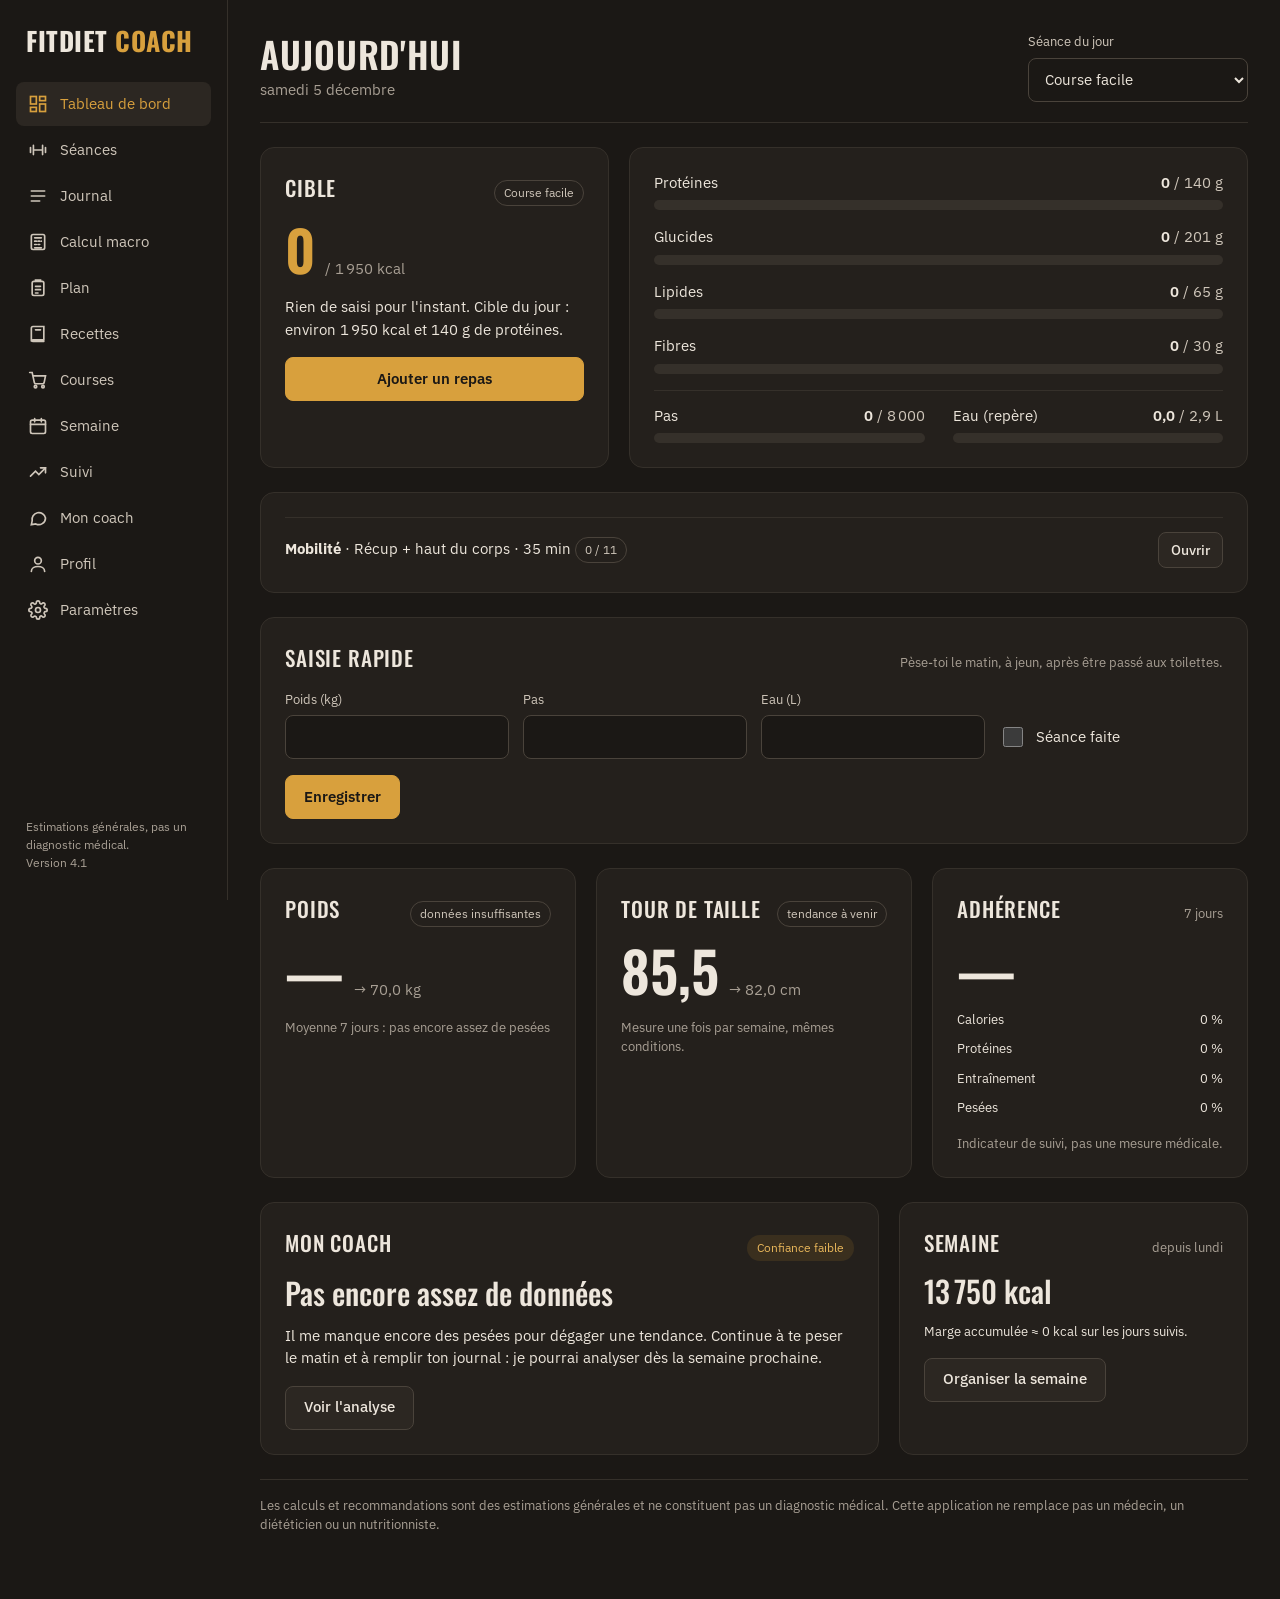
<file: index.html>
<!doctype html>
<html lang="fr">
<head>
<meta charset="utf-8">
<meta name="viewport" content="width=device-width, initial-scale=1, viewport-fit=cover">
<title>FitDiet Coach</title>
<link rel="icon" href="data:image/svg+xml,%3Csvg xmlns='http://www.w3.org/2000/svg' viewBox='0 0 32 32'%3E%3Crect width='32' height='32' rx='7' fill='%231B1815'/%3E%3Cpath d='M9 22V10h10M9 16h7' stroke='%23D8A03D' stroke-width='3.2' fill='none' stroke-linecap='round'/%3E%3C/svg%3E">
<link rel="preconnect" href="https://fonts.googleapis.com">
<link rel="preconnect" href="https://fonts.gstatic.com" crossorigin>
<link href="https://fonts.googleapis.com/css2?family=Oswald:wght@500;600;700&family=IBM+Plex+Sans:wght@400;500;600&family=IBM+Plex+Mono:wght@400;500&display=swap" rel="stylesheet">
<link rel="stylesheet" href="css/style.css?v=4.1">
</head>
<body data-version="4.1">
<div class="app">
  <aside class="sidebar">
    <div class="brand">FitDiet <span>Coach</span></div>
    <nav class="nav" aria-label="Navigation principale">
      <a href="#/tableau"><svg viewBox="0 0 24 24" fill="none" stroke="currentColor" stroke-width="2" stroke-linecap="round" aria-hidden="true"><rect x="3" y="3" width="7" height="9"/><rect x="14" y="3" width="7" height="5"/><rect x="14" y="12" width="7" height="9"/><rect x="3" y="16" width="7" height="5"/></svg>Tableau de bord</a>
      <a href="#/seances"><svg viewBox="0 0 24 24" fill="none" stroke="currentColor" stroke-width="2" stroke-linecap="round" aria-hidden="true"><path d="M6.5 6.5v11M17.5 6.5v11M3 9v6M21 9v6M6.5 12h11"/></svg>Séances</a>
      <a href="#/journal"><svg viewBox="0 0 24 24" fill="none" stroke="currentColor" stroke-width="2" stroke-linecap="round" aria-hidden="true"><path d="M4 6h16M4 12h16M4 18h10"/></svg>Journal</a>
      <a href="#/macros"><svg viewBox="0 0 24 24" fill="none" stroke="currentColor" stroke-width="2" stroke-linecap="round" aria-hidden="true"><rect x="4" y="3" width="16" height="18" rx="2"/><path d="M8 7h8M8 11h2M12 11h2M16 11h0M8 15h2M12 15h2M8 19h8"/></svg>Calcul macro</a>
      <a href="#/plan"><svg viewBox="0 0 24 24" fill="none" stroke="currentColor" stroke-width="2" stroke-linecap="round" aria-hidden="true"><rect x="5" y="4" width="14" height="17" rx="2"/><path d="M9 4V2.5h6V4M9 10h6M9 14h6M9 18h3"/></svg>Plan</a>
      <a href="#/recettes"><svg viewBox="0 0 24 24" fill="none" stroke="currentColor" stroke-width="2" stroke-linecap="round" aria-hidden="true"><path d="M4 19V5a2 2 0 0 1 2-2h13v16H6a2 2 0 0 0-2 2zM4 19a2 2 0 0 0 2 2h13"/><path d="M9 7h6"/></svg>Recettes</a>
      <a href="#/courses"><svg viewBox="0 0 24 24" fill="none" stroke="currentColor" stroke-width="2" stroke-linecap="round" aria-hidden="true"><circle cx="9" cy="20" r="1.5"/><circle cx="18" cy="20" r="1.5"/><path d="M2 3h3l2.7 12.4a1.5 1.5 0 0 0 1.5 1.1h8.6a1.5 1.5 0 0 0 1.5-1.1L21 7H6"/></svg>Courses</a>
      <a href="#/semaine"><svg viewBox="0 0 24 24" fill="none" stroke="currentColor" stroke-width="2" stroke-linecap="round" aria-hidden="true"><rect x="3" y="5" width="18" height="16" rx="2"/><path d="M3 10h18M8 3v4M16 3v4"/></svg>Semaine</a>
      <a href="#/suivi"><svg viewBox="0 0 24 24" fill="none" stroke="currentColor" stroke-width="2" stroke-linecap="round" aria-hidden="true"><path d="M3 17l6-6 4 4 8-8"/><path d="M15 7h6v6"/></svg>Suivi</a>
      <a href="#/coach"><svg viewBox="0 0 24 24" fill="none" stroke="currentColor" stroke-width="2" stroke-linecap="round" aria-hidden="true"><path d="M21 12a8 8 0 0 1-11.6 7.1L4 20l1-4.6A8 8 0 1 1 21 12z"/></svg>Mon coach</a>
      <a href="#/profil"><svg viewBox="0 0 24 24" fill="none" stroke="currentColor" stroke-width="2" stroke-linecap="round" aria-hidden="true"><circle cx="12" cy="8" r="4"/><path d="M4 21c0-4 4-6 8-6s8 2 8 6"/></svg>Profil</a>
      <a href="#/parametres"><svg viewBox="0 0 24 24" fill="none" stroke="currentColor" stroke-width="2" stroke-linecap="round" aria-hidden="true"><circle cx="12" cy="12" r="3"/><path d="M19.4 15a1.7 1.7 0 0 0 .3 1.8l.1.1a2 2 0 1 1-2.8 2.8l-.1-.1a1.7 1.7 0 0 0-1.8-.3 1.7 1.7 0 0 0-1 1.5V21a2 2 0 1 1-4 0v-.1a1.7 1.7 0 0 0-1.1-1.5 1.7 1.7 0 0 0-1.8.3l-.1.1a2 2 0 1 1-2.8-2.8l.1-.1a1.7 1.7 0 0 0 .3-1.8 1.7 1.7 0 0 0-1.5-1H3a2 2 0 1 1 0-4h.1a1.7 1.7 0 0 0 1.5-1.1 1.7 1.7 0 0 0-.3-1.8l-.1-.1a2 2 0 1 1 2.8-2.8l.1.1a1.7 1.7 0 0 0 1.8.3H9a1.7 1.7 0 0 0 1-1.5V3a2 2 0 1 1 4 0v.1a1.7 1.7 0 0 0 1 1.5 1.7 1.7 0 0 0 1.8-.3l.1-.1a2 2 0 1 1 2.8 2.8l-.1.1a1.7 1.7 0 0 0-.3 1.8V9a1.7 1.7 0 0 0 1.5 1H21a2 2 0 1 1 0 4h-.1a1.7 1.7 0 0 0-1.5 1z"/></svg>Paramètres</a>
    </nav>
    <p class="disclaimer">Estimations générales, pas un diagnostic médical.<br>Version 4.1</p>
  </aside>
  <main class="main" id="view" tabindex="-1"></main>
</div>
<div class="toast" id="toast" role="status" aria-live="polite"></div>

<!-- Scripts classiques (pas de modules) : l'app fonctionne en ouvrant index.html directement -->
<script src="js/utils.js?v=4.1"></script>
<script src="data/foods.js?v=4.1"></script>
<script src="data/recipes.js?v=4.1"></script>
<script src="data/prices.js?v=4.1"></script>
<script src="data/ciqual.js?v=4.1"></script>
<script src="data/ciqual-links.js?v=4.1"></script>
<script src="js/storage.js?v=4.1"></script>
<script src="js/calculations.js?v=4.1"></script>
<script src="js/foods.js?v=4.1"></script>
<script src="js/nutrition.js?v=4.1"></script>
<script src="js/tracking.js?v=4.1"></script>
<script src="js/trends.js?v=4.1"></script>
<script src="js/adherence.js?v=4.1"></script>
<script src="js/coachEngine.js?v=4.1"></script>
<script src="js/decisionHistory.js?v=4.1"></script>
<script src="js/recipes.js?v=4.1"></script>
<script src="js/recipeArt.js?v=4.1"></script>
<script src="js/planner.js?v=4.1"></script>
<script src="js/shopping.js?v=4.1"></script>
<script src="js/ciqual.js?v=4.1"></script>
<script src="js/prices.js?v=4.1"></script>
<script src="js/scanner.js?v=4.1"></script>
<script src="js/photos.js?v=4.1"></script>
<script src="js/sync.js?v=4.1"></script>
<script src="js/charts.js?v=4.1"></script>
<script src="js/api.js?v=4.1"></script>
<script src="data/exercises.js?v=4.1"></script>
<script src="data/mobility.js?v=4.1"></script>
<script src="js/training.js?v=4.1"></script>
<script src="js/mobility.js?v=4.1"></script>
<script src="js/trainingView.js?v=4.1"></script>
<script src="js/app.js?v=4.1"></script>
</body>
</html>
</file>
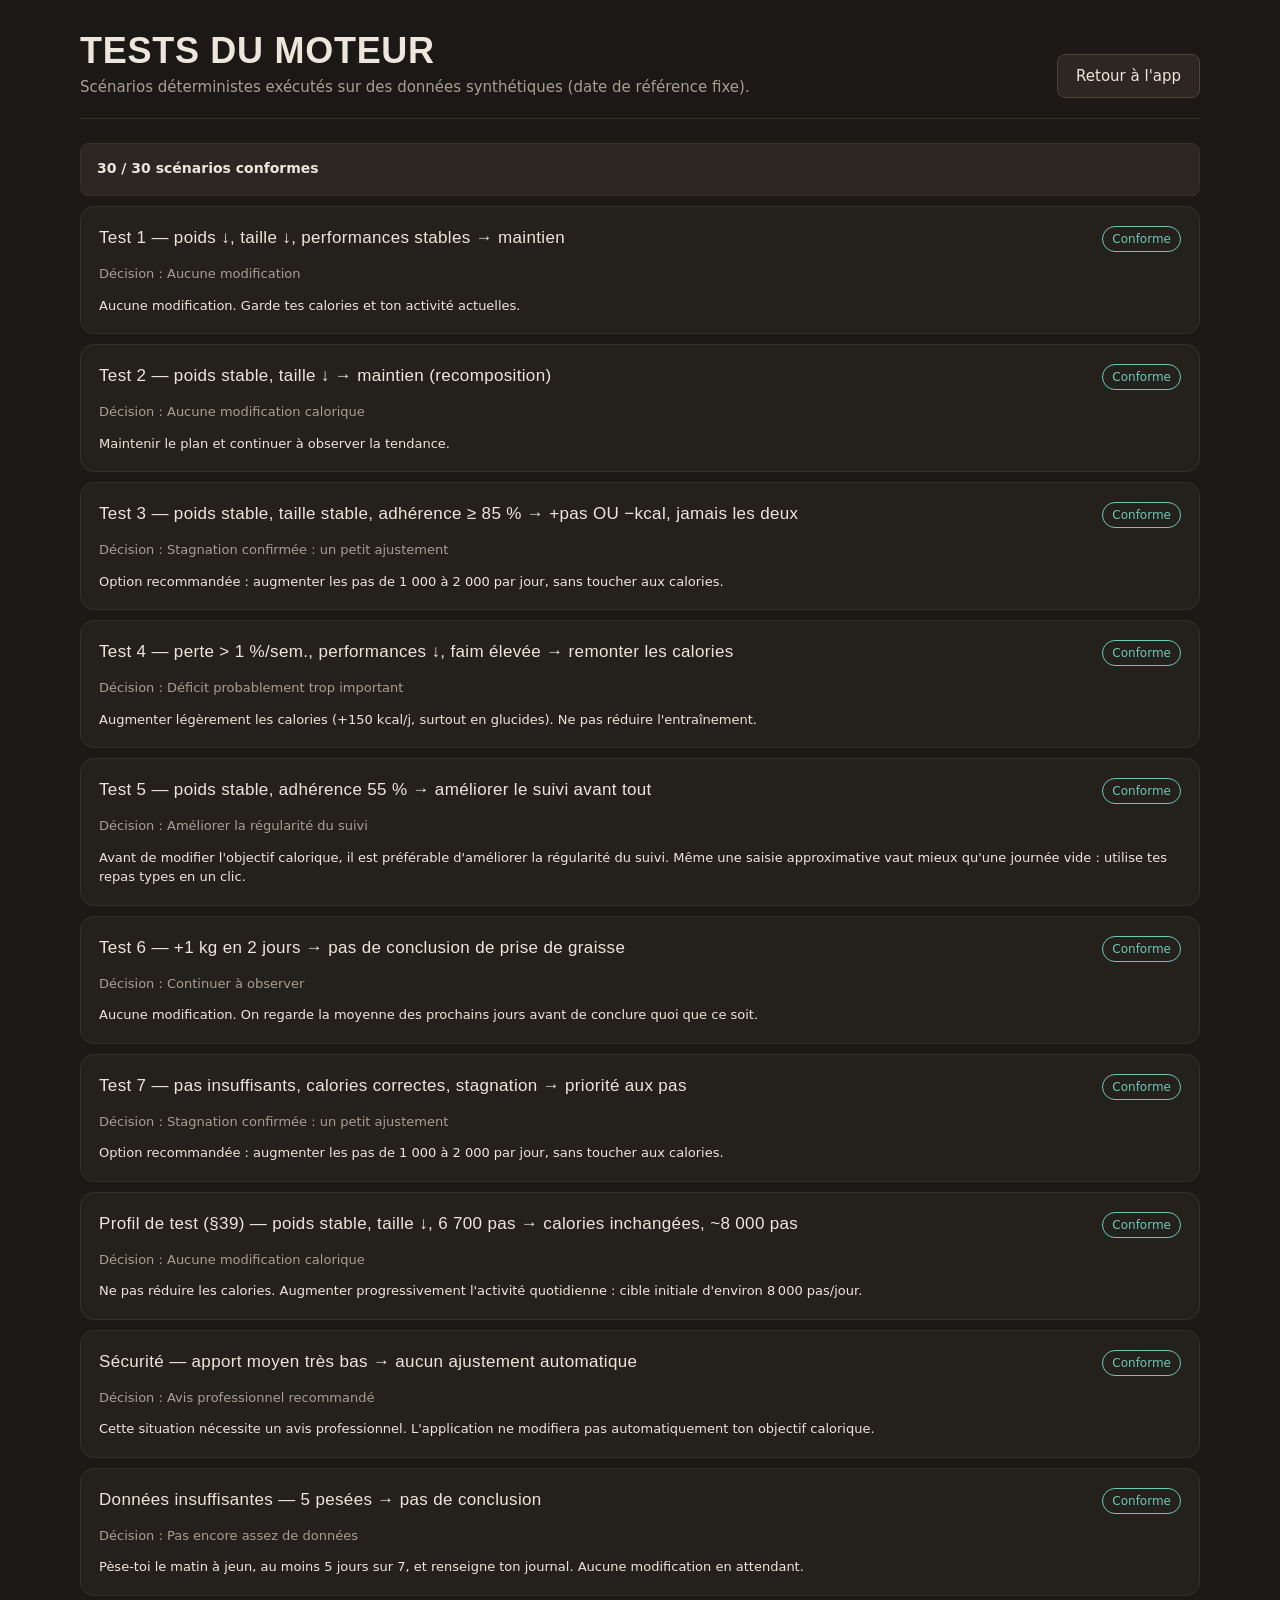
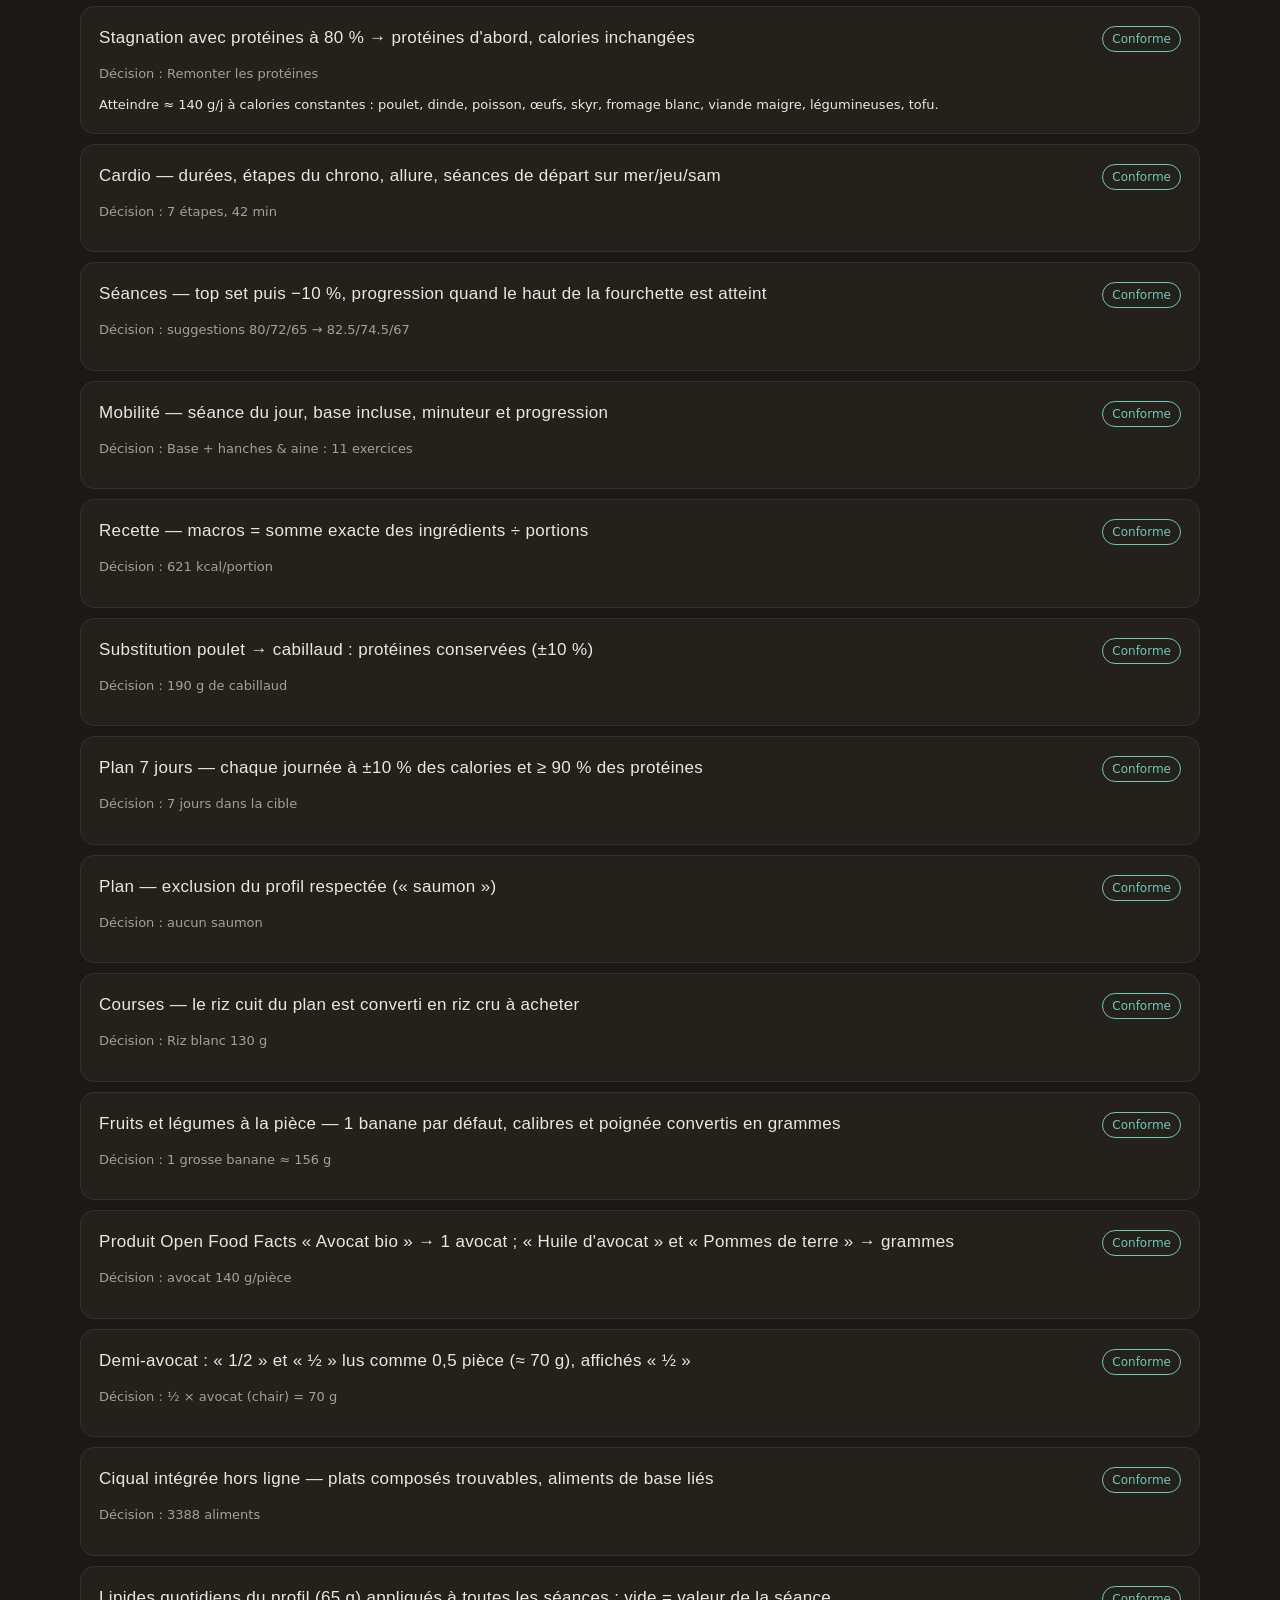
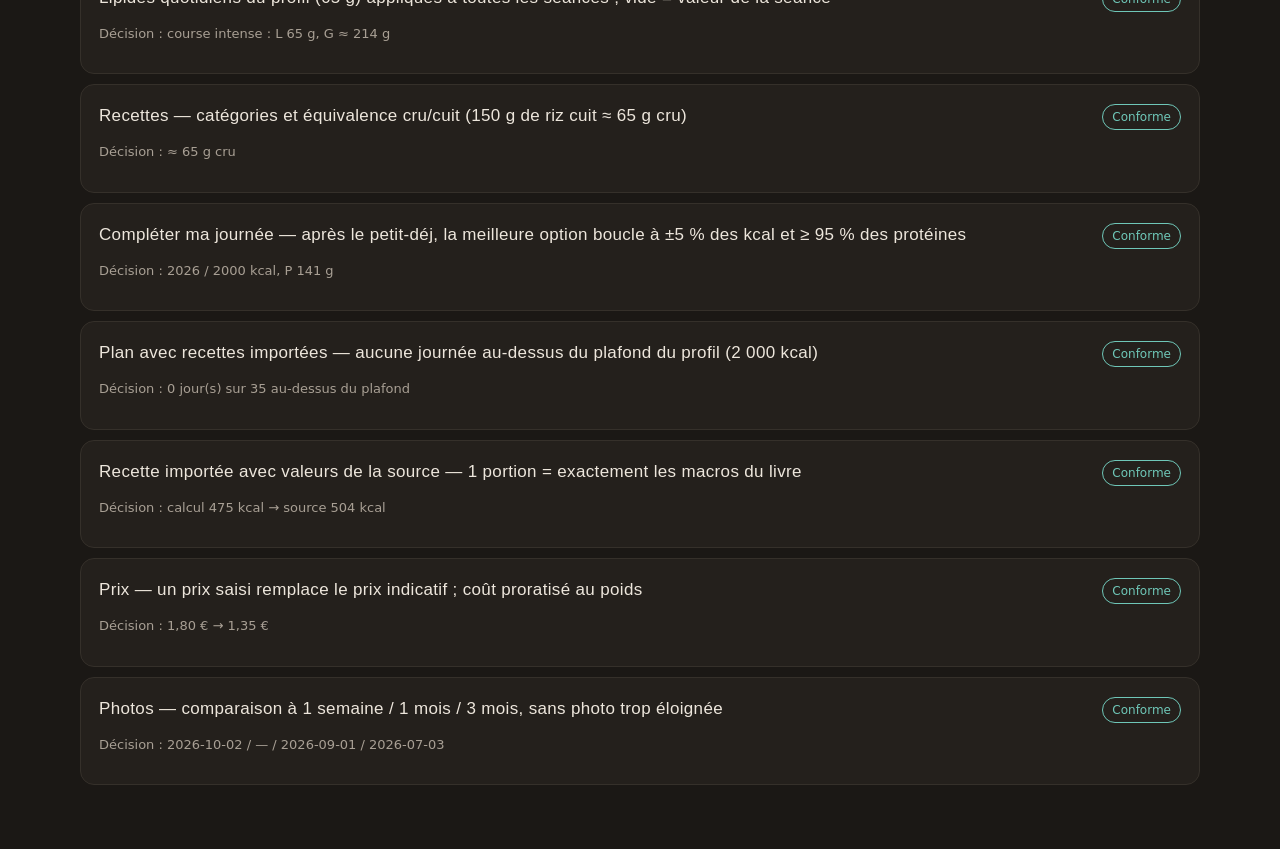
<file: tests.html>
<!doctype html>
<html lang="fr">
<head>
<meta charset="utf-8">
<meta name="viewport" content="width=device-width, initial-scale=1">
<title>FitDiet Coach — tests du moteur</title>
<link rel="stylesheet" href="css/style.css">
</head>
<body>
<main class="main"><div class="container">
  <div class="page-head"><div><h1>Tests du moteur</h1><p class="sub">Scénarios déterministes exécutés sur des données synthétiques (date de référence fixe).</p></div><a class="btn" href="index.html">Retour à l'app</a></div>
  <div id="out" class="stack"></div>
</div></main>
<script src="js/utils.js"></script>
<script src="data/foods.js"></script>
<script src="data/recipes.js"></script>
<script src="data/prices.js"></script>
<script src="data/ciqual.js"></script>
<script src="data/ciqual-links.js"></script>
<script src="data/exercises.js"></script>
<script src="data/mobility.js"></script>
<script src="js/storage.js"></script>
<script src="js/calculations.js"></script>
<script src="js/foods.js"></script>
<script src="js/nutrition.js"></script>
<script src="js/tracking.js"></script>
<script src="js/trends.js"></script>
<script src="js/adherence.js"></script>
<script src="js/coachEngine.js"></script>
<script src="js/decisionHistory.js"></script>
<script src="js/recipes.js"></script>
<script src="js/planner.js"></script>
<script src="js/shopping.js"></script>
<script src="js/prices.js"></script>
<script src="js/photos.js"></script>
<script src="js/ciqual.js"></script>
<script src="js/training.js"></script>
<script src="js/mobility.js"></script>
<script src="js/tests.js"></script>
<script>
  const res = FD.tests.run();
  const ok = res.filter((r) => r.ok).length;
  document.getElementById('out').innerHTML =
    '<div class="alert ' + (ok === res.length ? '' : 'danger') + '"><strong>' + ok + ' / ' + res.length + ' scénarios conformes</strong></div>' +
    res.map((r) => '<div class="card tight"><div class="between"><h3>' + FD.utils.esc(r.name) + '</h3><span class="badge ' + (r.ok ? 'ok' : 'danger') + '">' + (r.ok ? 'Conforme' : 'Échec') + '</span></div>' +
      '<p class="small muted">Décision : ' + FD.utils.esc(r.title || r.err) + '</p><p class="small">' + FD.utils.esc(r.recommend || '') + '</p></div>').join('');
</script>
</body>
</html>
</file>
<file: css/style.css>
/* ==========================================================================
   FitDiet Coach — feuille de style
   Palette FORGE : graphite, or, teal. Thème clair disponible dans les paramètres.
   ========================================================================== */

:root {
  --bg: #1B1815;
  --surface: #24201C;
  --surface-2: #2C2722;
  --line: #35302A;
  --line-strong: #4A433B;
  --text: #EDE6DC;
  --text-2: #CFC6BA;
  --muted: #A89F94;
  --accent: #D8A03D;
  --accent-ink: #1B1815;
  --accent-2: #6FC7B8;
  --fat: #C9B8A3;
  --ok: #6FC7B8;
  --warn: #E8B65A;
  --danger: #EE8A76;
  --warn-bg: #3A2F1E;
  --danger-bg: #3D2420;
  --radius: 14px;
  --radius-sm: 8px;
  --font-display: 'Oswald', 'Arial Narrow', sans-serif;
  --font-body: 'IBM Plex Sans', system-ui, -apple-system, 'Segoe UI', sans-serif;
  --font-mono: 'IBM Plex Mono', ui-monospace, monospace;
  color-scheme: dark;
}

:root[data-theme="clair"] {
  --bg: #EEEAE3;
  --surface: #FFFFFF;
  --surface-2: #F6F3EE;
  --line: #DDD5CA;
  --line-strong: #C4B9AB;
  --text: #1F1B17;
  --text-2: #3D362F;
  --muted: #6B6259;
  --accent: #A8731C;
  --accent-ink: #FFFFFF;
  --accent-2: #1F7A6D;
  --fat: #8A7558;
  --ok: #1F7A6D;
  --warn: #8F5E00;
  --danger: #B23B26;
  --warn-bg: #FBF0D9;
  --danger-bg: #FBE3DE;
  color-scheme: light;
}

* { box-sizing: border-box; }
html { -webkit-text-size-adjust: 100%; }
body {
  margin: 0;
  background: var(--bg);
  color: var(--text);
  font-family: var(--font-body);
  font-size: 15px;
  line-height: 1.5;
  font-variant-numeric: tabular-nums;
}
a { color: var(--accent); }
button, input, select, textarea { font: inherit; color: inherit; }
:focus-visible { outline: 2px solid var(--accent); outline-offset: 2px; }
@media (prefers-reduced-motion: reduce) { * { transition: none !important; animation: none !important; } }

/* ---------- Structure ---------- */
.app { display: flex; min-height: 100vh; }

.sidebar {
  width: 228px; flex-shrink: 0; position: sticky; top: 0; height: 100vh;
  padding: 28px 16px; border-right: 1px solid var(--line); background: var(--bg);
  display: flex; flex-direction: column; gap: 28px;
}
.brand { font-family: var(--font-display); font-weight: 700; font-size: 26px; letter-spacing: 0.02em; text-transform: uppercase; line-height: 1; padding: 0 10px; }
.brand span { color: var(--accent); }
.nav { display: flex; flex-direction: column; gap: 2px; }
.nav a {
  display: flex; align-items: center; gap: 12px; min-height: 44px; padding: 0 12px; border-radius: var(--radius-sm);
  color: var(--text-2); text-decoration: none; font-size: 15px;
}
.nav a svg { width: 20px; height: 20px; flex-shrink: 0; }
.nav a:hover { background: var(--surface); color: var(--text); }
.nav a[aria-current="page"] { background: var(--surface-2); color: var(--accent); }
.sidebar .disclaimer { margin-top: auto; font-size: 12px; color: var(--muted); padding: 0 10px; }

.main { flex: 1; min-width: 0; padding: 32px 32px 64px; }
.container { max-width: 1120px; margin: 0 auto; display: flex; flex-direction: column; gap: 24px; }

@media (max-width: 860px) {
  .sidebar {
    position: fixed; bottom: 0; top: auto; left: 0; right: 0; width: auto; height: auto; z-index: 20;
    padding: 6px 4px calc(6px + env(safe-area-inset-bottom, 0px)); border-right: 0; border-top: 1px solid var(--line);
    flex-direction: row; gap: 0; background: var(--surface);
  }
  .brand, .sidebar .disclaimer { display: none; }
  .nav { flex-direction: row; overflow-x: auto; width: 100%; gap: 0; scrollbar-width: none; }
  .nav a { flex-direction: column; gap: 2px; min-width: 72px; padding: 6px 4px; font-size: 11px; justify-content: center; text-align: center; }
  .main { padding: 20px 16px calc(96px + env(safe-area-inset-bottom, 0px)); }
}

/* ---------- Typographie ---------- */
h1, h2, h3 { margin: 0; font-family: var(--font-display); font-weight: 500; letter-spacing: 0.02em; }
h1 { font-size: 36px; font-weight: 600; text-transform: uppercase; line-height: 1.05; }
h2 { font-size: 21px; text-transform: uppercase; letter-spacing: 0.04em; }
h3 { font-size: 17px; }
p { margin: 0; }
.muted { color: var(--muted); }
.small { font-size: 13px; }
.big-num { font-family: var(--font-display); font-weight: 600; font-size: 56px; line-height: 0.95; }
.mid-num { font-family: var(--font-display); font-weight: 500; font-size: 30px; line-height: 1.05; }
.accent { color: var(--accent); }
.teal { color: var(--accent-2); }

.page-head { display: flex; flex-wrap: wrap; justify-content: space-between; align-items: flex-end; gap: 16px; padding-bottom: 20px; border-bottom: 1px solid var(--line); }
.page-head .sub { color: var(--muted); margin-top: 6px; }

/* ---------- Cartes et grilles ---------- */
.card { background: var(--surface); border: 1px solid var(--line); border-radius: var(--radius); padding: 24px; display: flex; flex-direction: column; gap: 16px; min-width: 0; }
.card.tight { padding: 18px; gap: 12px; }
.card.dashed { border-style: dashed; border-color: var(--line-strong); background: transparent; }
.card-head { display: flex; justify-content: space-between; align-items: baseline; gap: 12px; flex-wrap: wrap; }
.row { display: flex; flex-wrap: wrap; gap: 20px; }
.row > * { flex: 1 1 300px; }
.row > .wide { flex: 2 1 520px; }
.grid-2 { display: grid; grid-template-columns: repeat(2, minmax(0, 1fr)); gap: 16px 28px; }
@media (max-width: 640px) { .grid-2 { grid-template-columns: minmax(0, 1fr); } h1 { font-size: 28px; } .big-num { font-size: 44px; } }
.stack { display: flex; flex-direction: column; gap: 10px; }
.inline { display: flex; flex-wrap: wrap; gap: 10px; align-items: center; }
.between { display: flex; justify-content: space-between; align-items: baseline; gap: 12px; }
.divider { border-top: 1px solid var(--line); padding-top: 14px; }

/* ---------- Barres de progression ---------- */
.meter { display: flex; flex-direction: column; gap: 6px; }
.meter .between span:last-child { color: var(--text-2); }
.meter strong { color: var(--text); font-weight: 600; }
.track { height: 10px; background: var(--line); border-radius: 6px; overflow: hidden; position: relative; }
.fill { height: 100%; border-radius: 6px; background: var(--accent); transition: width .3s ease; }
.fill.p { background: var(--accent-2); }
.fill.l { background: var(--fat); }
.fill.over { background: var(--warn); }

/* ---------- Formulaires ---------- */
label { font-size: 13px; color: var(--text-2); display: flex; flex-direction: column; gap: 6px; }
input[type="text"], input[type="number"], input[type="date"], input[type="time"], input[type="search"], select, textarea {
  min-height: 44px; padding: 8px 12px; border-radius: var(--radius-sm); border: 1px solid var(--line-strong);
  background: var(--bg); color: var(--text); font-size: 15px; width: 100%;
}
textarea { min-height: 80px; resize: vertical; }
input[type="checkbox"], input[type="radio"] { width: 20px; height: 20px; accent-color: var(--accent); }
label.check { flex-direction: row; align-items: center; gap: 10px; min-height: 44px; font-size: 15px; color: var(--text); }
.form-grid { display: grid; grid-template-columns: repeat(auto-fill, minmax(180px, 1fr)); gap: 14px; }
fieldset { border: 1px solid var(--line); border-radius: var(--radius); padding: 18px; margin: 0; display: flex; flex-direction: column; gap: 14px; }
legend { font-family: var(--font-display); text-transform: uppercase; letter-spacing: 0.04em; padding: 0 8px; font-size: 16px; }

.btn {
  min-height: 44px; padding: 0 18px; border-radius: var(--radius-sm); border: 1px solid var(--line-strong);
  background: var(--surface-2); color: var(--text); cursor: pointer; display: inline-flex; align-items: center; justify-content: center; gap: 8px;
  font-weight: 500; text-decoration: none; white-space: nowrap;
}
.btn:hover { border-color: var(--accent); }
.btn.primary { background: var(--accent); border-color: var(--accent); color: var(--accent-ink); font-weight: 600; }
.btn.primary:hover { filter: brightness(1.08); }
.btn.ghost { background: transparent; }
.btn.danger { color: var(--danger); }
.btn.sm { min-height: 36px; padding: 0 12px; font-size: 14px; }
.btn:disabled { opacity: 0.45; cursor: not-allowed; }
.icon-btn { width: 44px; height: 44px; padding: 0; }
.seg { display: inline-flex; border: 1px solid var(--line-strong); border-radius: var(--radius-sm); overflow: hidden; }
.seg button { min-height: 40px; padding: 0 14px; background: transparent; border: 0; cursor: pointer; color: var(--text-2); }
.seg button[aria-pressed="true"] { background: var(--accent); color: var(--accent-ink); font-weight: 600; }

/* ---------- Badges, alertes ---------- */
.badge { display: inline-flex; align-items: center; gap: 6px; padding: 3px 9px; border-radius: 999px; font-size: 12px; border: 1px solid var(--line-strong); color: var(--text-2); white-space: nowrap; }
.badge.warn { background: var(--warn-bg); border-color: transparent; color: var(--warn); }
.badge.ok { color: var(--ok); border-color: var(--ok); }
.badge.danger { background: var(--danger-bg); color: var(--danger); border-color: transparent; }
.alert { padding: 14px 16px; border-radius: var(--radius-sm); background: var(--surface-2); border: 1px solid var(--line); font-size: 14px; }
.alert.warn { background: var(--warn-bg); border-color: transparent; color: var(--text); }
.alert.danger { background: var(--danger-bg); border-color: transparent; color: var(--text); }
.alert strong { display: block; margin-bottom: 2px; }

/* ---------- Journal ---------- */
.meal { display: flex; flex-direction: column; gap: 6px; }
.meal-head { display: flex; justify-content: space-between; align-items: baseline; gap: 10px; padding-bottom: 6px; border-bottom: 1px solid var(--line); }
.entry { display: grid; grid-template-columns: minmax(0, 1fr) 92px auto auto; gap: 10px; align-items: center; padding: 8px 0; border-bottom: 1px solid var(--line); }
.entry:last-child { border-bottom: 0; }
.entry .name { display: flex; flex-direction: column; min-width: 0; }
.entry .name span:first-child { overflow: hidden; text-overflow: ellipsis; }
.entry .vals { font-size: 13px; color: var(--text-2); text-align: right; white-space: nowrap; }
.entry input { min-height: 36px; padding: 4px 8px; }
@media (max-width: 640px) { .entry { grid-template-columns: minmax(0, 1fr) 80px; } .entry .vals { grid-column: 1; text-align: left; } }
.results { display: flex; flex-direction: column; border: 1px solid var(--line); border-radius: var(--radius-sm); overflow: hidden; }
.results button { text-align: left; background: transparent; border: 0; border-bottom: 1px solid var(--line); padding: 10px 14px; min-height: 44px; cursor: pointer; display: flex; justify-content: space-between; gap: 10px; }
.results button:last-child { border-bottom: 0; }
.results button:hover, .results button[aria-pressed="true"] { background: var(--surface-2); }
.tabs { display: flex; gap: 4px; flex-wrap: wrap; border-bottom: 1px solid var(--line); }
.tabs button { background: transparent; border: 0; border-bottom: 2px solid transparent; padding: 10px 12px; min-height: 44px; cursor: pointer; color: var(--text-2); }
.tabs button[aria-selected="true"] { color: var(--accent); border-bottom-color: var(--accent); }

/* ---------- Tableaux ---------- */
.table-wrap { overflow-x: auto; }
table { width: 100%; border-collapse: collapse; font-size: 14px; }
th, td { text-align: left; padding: 10px 8px; border-bottom: 1px solid var(--line); vertical-align: middle; }
th { color: var(--muted); font-weight: 500; font-size: 13px; }
td.num, th.num { text-align: right; }
td input, td select { min-height: 36px; padding: 4px 8px; }

/* ---------- Semaine ---------- */
.week { display: grid; grid-template-columns: repeat(7, minmax(0, 1fr)); gap: 10px; align-items: end; }
.week .day { display: flex; flex-direction: column; gap: 8px; align-items: stretch; text-align: center; }
.week .bar { border-radius: 6px 6px 2px 2px; background: var(--line-strong); margin: 0 auto; width: 100%; max-width: 64px; }
.week .day.today .bar { background: var(--accent); }
.week .day select { font-size: 12px; padding: 4px; }
@media (max-width: 640px) { .week { grid-template-columns: repeat(4, minmax(0, 1fr)); } }

/* ---------- Coach ---------- */
.decision { font-family: var(--font-display); font-size: 30px; font-weight: 500; line-height: 1.15; }
.kicker { font-size: 13px; color: var(--accent); font-weight: 600; }
.option { border: 1px solid var(--line-strong); border-radius: var(--radius-sm); padding: 16px; display: flex; flex-direction: column; gap: 8px; }
.option.recommended { border-color: var(--accent); }
details summary { cursor: pointer; min-height: 44px; display: flex; align-items: center; font-weight: 500; color: var(--accent); }
dl.kv { display: grid; grid-template-columns: max-content 1fr; gap: 6px 18px; margin: 0; font-size: 14px; }
dl.kv dt { color: var(--muted); }
dl.kv dd { margin: 0; }
.history-item { border-left: 2px solid var(--line-strong); padding: 4px 0 4px 16px; display: flex; flex-direction: column; gap: 4px; }

canvas.chart { width: 100%; height: 220px; display: block; }

/* ---------- Toast ---------- */
.toast {
  position: fixed; left: 50%; bottom: 28px; transform: translateX(-50%) translateY(20px); opacity: 0; pointer-events: none;
  background: var(--text); color: var(--bg); padding: 12px 18px; border-radius: var(--radius-sm); font-weight: 500; z-index: 50;
  transition: opacity .2s ease, transform .2s ease; max-width: calc(100vw - 32px);
}
.toast.show { opacity: 1; transform: translateX(-50%) translateY(0); }
@media (max-width: 860px) { .toast { bottom: calc(92px + env(safe-area-inset-bottom, 0px)); } }

.sr-only { position: absolute; width: 1px; height: 1px; overflow: hidden; clip: rect(0 0 0 0); white-space: nowrap; }
footer.legal { font-size: 13px; color: var(--muted); border-top: 1px solid var(--line); padding-top: 16px; }

/* ---------- Recettes, plan, courses (livraison 2) ---------- */
.cards { display: grid; grid-template-columns: repeat(auto-fill, minmax(260px, 1fr)); gap: 14px; }
.recipe-card { display: flex; gap: 14px; padding: 16px; border: 1px solid var(--line); border-radius: var(--radius-sm); background: var(--surface-2); }
.recipe-thumb { width: 104px; height: 78px; flex-shrink: 0; border-radius: var(--radius-sm); background: var(--line); overflow: hidden; }
.recipe-thumb svg, .recipe-photo svg { width: 100%; height: 100%; display: block; }
.recipe-photo { width: 100%; aspect-ratio: 4 / 3; max-height: 320px; border-radius: var(--radius-sm); overflow: hidden; }
.plan-meal { display: flex; flex-direction: column; gap: 6px; padding: 12px 0; border-top: 1px solid var(--line); }
.plan-meal details summary { min-height: 36px; }
.shop-item { border-bottom: 1px solid var(--line); padding: 4px 0; }
.shop-item:last-child { border-bottom: 0; }
.nav { overflow-y: auto; }

/* ---------- Scanner, photos (livraison 3) ---------- */
.scan-box { position: relative; width: 100%; max-width: 520px; aspect-ratio: 4 / 3; background: #000; border-radius: var(--radius-sm); overflow: hidden; }
.scan-box[hidden] { display: none; }
.scan-box video { width: 100%; height: 100%; object-fit: cover; display: block; }
.scan-line { position: absolute; left: 8%; right: 8%; top: 50%; height: 2px; background: var(--accent); box-shadow: 0 0 0 1px rgba(0,0,0,.4); }
.scan-box::after { content: ""; position: absolute; inset: 25% 6%; border: 2px solid rgba(255,255,255,.7); border-radius: 8px; pointer-events: none; }
.photo-grid { display: grid; grid-template-columns: repeat(auto-fill, minmax(180px, 1fr)); gap: 12px; }
.photo-grid figure { margin: 0; display: flex; flex-direction: column; gap: 6px; }
.photo-grid img { width: 100%; aspect-ratio: 3 / 4; object-fit: cover; border-radius: var(--radius-sm); background: var(--surface-2); }
.photo-grid figure.empty div { aspect-ratio: 3 / 4; border: 1px dashed var(--line-strong); border-radius: var(--radius-sm); display: flex; align-items: center; justify-content: center; text-align: center; padding: 12px; color: var(--muted); font-size: 13px; }
.photo-grid figcaption { font-size: 13px; color: var(--text-2); }

/* ---------- Photos de recettes ---------- */
.recipe-thumb.has-photo { background-size: cover; background-position: center; }
.recipe-photo img { width: 100%; max-height: 360px; object-fit: cover; border-radius: var(--radius-sm); display: block; }
.recipe-photo[hidden] { display: none; }

.chips { display: flex; flex-wrap: wrap; gap: 6px; }
.chip { min-height: 36px; padding: 0 12px; border-radius: 999px; border: 1px solid var(--line-strong); background: transparent; color: var(--text-2); cursor: pointer; }
.chip[aria-pressed="true"] { background: var(--accent); border-color: var(--accent); color: var(--accent-ink); }
.chip[aria-pressed="true"] .muted { color: var(--accent-ink); opacity: .75; }
.cat-title { margin-top: 10px; font-family: var(--font-display); text-transform: uppercase; letter-spacing: .04em; font-size: 16px; color: var(--accent); }

.cd-meal { display: flex; gap: 12px; align-items: flex-start; padding: 8px 0; }
.recipe-thumb.small-thumb { width: 72px; height: 54px; }

.jr-row { display: flex; gap: 12px; align-items: center; padding: 10px 0; border-bottom: 1px solid var(--line); flex-wrap: wrap; }
.jr-row:last-child { border-bottom: 0; }
@media (max-width: 640px) { .jr-row > .inline { width: 100%; justify-content: flex-start; } }

.entry-group { border-bottom: 1px solid var(--line); }
.group-row { display: flex; gap: 12px; align-items: center; padding: 10px 0; flex-wrap: wrap; }
.group-items { padding: 0 0 8px 16px; border-left: 2px solid var(--line-strong); margin: 0 0 8px 34px; }
.group-icon { display: flex; align-items: center; justify-content: center; font-size: 22px; color: var(--accent); }
@media (max-width: 640px) { .group-row > .inline { width: 100%; justify-content: flex-start; } .group-items { margin-left: 8px; } }

.fav-btn { background: transparent; border: 0; cursor: pointer; font-size: 22px; line-height: 1; color: var(--muted); min-width: 36px; min-height: 36px; padding: 0; }
.fav-btn[aria-pressed="true"] { color: var(--accent); }
.fav-btn:hover { color: var(--accent); }

/* ---------- Séances (v4.0) ---------- */
.tr-anim { position: relative; width: 220px; aspect-ratio: 3 / 2; flex-shrink: 0; border-radius: var(--radius-sm); overflow: hidden; background: #fff; border: 1px solid var(--line); }
.tr-anim img { position: absolute; inset: 0; width: 100%; height: 100%; object-fit: cover; }
.tr-anim .tr-f2 { animation: tr-move 2.4s ease-in-out infinite; }
.tr-anim.sm { width: 100%; }
.tr-anim.tr-noimg, .tr-thumb.tr-noimg { display: grid; place-items: center; background: var(--surface-2); color: var(--muted); }
.tr-anim.tr-noimg svg { width: 44px; height: 44px; }
@keyframes tr-move { 0%, 38% { opacity: 0; } 50%, 88% { opacity: 1; } 100% { opacity: 0; } }
@media (prefers-reduced-motion: reduce) { .tr-anim .tr-f2 { opacity: 0; } }
.tr-ex-top { display: flex; gap: 18px; align-items: flex-start; }
@media (max-width: 640px) { .tr-ex-top { flex-direction: column; } .tr-anim:not(.sm) { width: 100%; } }
.tr-note { padding: 6px 10px; border-left: 3px solid var(--accent); background: var(--surface-2); border-radius: 0 var(--radius-sm) var(--radius-sm) 0; }
.tr-sets th, .tr-sets td { padding: 6px 8px; text-align: left; }
.tr-sets td:first-child, .tr-sets th:first-child { width: 48px; }
.tr-sets .tr-in { width: 100%; max-width: 110px; min-height: 44px; text-align: center; font-family: var(--font-mono); font-size: 16px; }
.tr-sets .tr-in::placeholder { color: var(--muted); opacity: .8; }
.tr-cues summary { cursor: pointer; min-height: 36px; display: inline-flex; align-items: center; color: var(--accent-2); }
.tr-cues ul { margin: 6px 0 0; padding-left: 18px; }
.tr-week { display: grid; grid-template-columns: repeat(7, minmax(0, 1fr)); gap: 10px; }
@media (max-width: 760px) { .tr-week { grid-template-columns: repeat(2, minmax(0, 1fr)); } }
.tr-mini { display: flex; flex-direction: column; gap: 6px; }
.tr-mini-row { display: grid; grid-template-columns: 56px minmax(0, 1fr) auto; gap: 10px; align-items: center; }
.tr-thumb { width: 56px; height: 38px; object-fit: cover; border-radius: 6px; background: #fff; display: block; }
.tr-edit-row { display: flex; gap: 12px; align-items: flex-start; padding: 14px 0; border-top: 1px solid var(--line); }
.tr-edit-row .tr-thumb { width: 72px; height: 48px; }
.tr-edit-grid { display: grid; grid-template-columns: 2fr 1.6fr 1fr 1fr; gap: 10px; }
@media (max-width: 760px) { .tr-edit-grid { grid-template-columns: 1fr 1fr; } }
.tr-grid { display: grid; grid-template-columns: repeat(auto-fill, minmax(160px, 1fr)); gap: 8px; }
.tr-pick { display: flex; align-items: center; gap: 8px; padding: 6px; border: 1px solid var(--line); border-radius: var(--radius-sm); background: var(--surface-2); color: var(--text); cursor: pointer; text-align: left; font-size: 13px; min-height: 52px; }
.tr-pick:hover { border-color: var(--accent); }
.tr-lib { display: grid; grid-template-columns: repeat(auto-fill, minmax(200px, 1fr)); gap: 14px; }
.tr-lib-card { display: flex; flex-direction: column; gap: 6px; padding: 10px; border: 1px solid var(--line); border-radius: var(--radius); background: var(--surface); color: var(--text); cursor: pointer; text-align: left; }
.tr-lib-card:hover { border-color: var(--accent); }
.tr-duo { display: grid; grid-template-columns: 1fr 1fr; gap: 12px; }
.tr-duo figure { margin: 0; display: flex; flex-direction: column; gap: 4px; }
.tr-duo img { width: 100%; border-radius: var(--radius-sm); background: #fff; }
.tr-timer { position: fixed; left: 50%; transform: translateX(-50%); bottom: 20px; z-index: 40; display: flex; align-items: center; gap: 12px; padding: 10px 14px; border-radius: 999px; background: var(--surface-2); border: 1px solid var(--accent); box-shadow: 0 8px 24px rgba(0,0,0,.35); }
.tr-timer .tr-timer-time { font-family: var(--font-display); font-size: 26px; color: var(--accent); min-width: 64px; text-align: center; }
.tr-timer.done { border-color: var(--ok); }
.tr-timer.done .tr-timer-time { color: var(--ok); }
@media (max-width: 860px) { .tr-timer { bottom: calc(84px + env(safe-area-inset-bottom, 0px)); width: calc(100% - 24px); justify-content: space-between; } }
.menu-grid { display: grid; grid-template-columns: repeat(auto-fill, minmax(240px, 1fr)); gap: 12px; }
.menu-card { display: flex; flex-direction: column; gap: 8px; padding: 14px; border: 1px solid var(--line); border-radius: var(--radius-sm); background: var(--surface-2); }
.menu-items { margin: 0; padding-left: 0; list-style: none; display: flex; flex-direction: column; gap: 3px; }
label.inline { flex-direction: row; align-items: center; }
.chip.tr-alt { display: inline-flex; align-items: center; gap: 4px; padding-right: 4px; cursor: default; }
.chip.tr-alt .btn { min-height: 28px; padding: 0 8px; border: 0; }
.tr-timer-label { max-width: 150px; overflow: hidden; text-overflow: ellipsis; white-space: nowrap; }
/* ---------- Mobilité ---------- */
.mob-sub { font-size: 15px; text-transform: uppercase; letter-spacing: .05em; color: var(--accent-2); margin-top: 6px; }
.mob-item { display: flex; gap: 16px; align-items: flex-start; padding: 14px; border: 1px solid var(--line); border-radius: var(--radius); background: var(--surface); }
.mob-item > img { width: 220px; flex-shrink: 0; border-radius: var(--radius-sm); background: #F7F5F1; }
.mob-item.done { opacity: .6; }
.mob-item.done h3 { text-decoration: line-through; text-decoration-color: var(--ok); }
.mob-n { display: inline-grid; place-items: center; width: 26px; height: 26px; border-radius: 50%; background: var(--accent-2); color: var(--accent-ink); font-size: 13px; font-weight: 600; flex-shrink: 0; }
.mob-dose { font-family: var(--font-mono); color: var(--accent); font-size: 14px; }
.mob-item details summary { cursor: pointer; color: var(--accent-2); }
.mob-item details p { margin-top: 6px; }
@media (max-width: 640px) { .mob-item { flex-direction: column; } .mob-item > img { width: 100%; } }
/* ---------- Mobilité ---------- */
.mob-sub { font-size: 15px; text-transform: uppercase; letter-spacing: .05em; color: var(--accent-2); margin-top: 6px; }
.mob-item { display: flex; gap: 16px; align-items: flex-start; padding: 14px; border: 1px solid var(--line); border-radius: var(--radius); background: var(--surface); }
.mob-item > img { width: 220px; flex-shrink: 0; border-radius: var(--radius-sm); background: #F7F5F1; }
.mob-item.done { opacity: .6; }
.mob-item.done h3 { text-decoration: line-through; text-decoration-color: var(--ok); }
.mob-n { display: inline-grid; place-items: center; width: 26px; height: 26px; border-radius: 50%; background: var(--accent-2); color: var(--accent-ink); font-size: 13px; font-weight: 600; flex-shrink: 0; }
.mob-dose { font-family: var(--font-mono); color: var(--accent); font-size: 14px; }
.mob-item details summary { cursor: pointer; color: var(--accent-2); }
.mob-item details p { margin-top: 6px; }
@media (max-width: 640px) { .mob-item { flex-direction: column; } .mob-item > img { width: 100%; } }
/* ---------- Cardio ---------- */
.cd-block { display: flex; flex-direction: column; gap: 4px; padding: 10px 12px; border-left: 3px solid var(--accent-2); background: var(--surface-2); border-radius: 0 var(--radius-sm) var(--radius-sm) 0; }
.cd-block.frac { border-left-color: var(--accent); }
.cd-grid { display: grid; grid-template-columns: repeat(5, minmax(0, 1fr)); gap: 10px; }
@media (max-width: 760px) { .cd-grid { grid-template-columns: repeat(2, minmax(0, 1fr)); } }
.cd-ico { display: grid; place-items: center; font-size: 20px; color: var(--accent-2); }
.tr-run { position: fixed; left: 50%; transform: translateX(-50%); bottom: 20px; z-index: 45; width: min(440px, calc(100% - 24px)); display: flex; flex-direction: column; gap: 8px; padding: 16px 18px; border-radius: var(--radius); background: var(--surface-2); border: 2px solid var(--accent); box-shadow: 0 10px 30px rgba(0,0,0,.45); text-align: center; }
.tr-run.rest { border-color: var(--accent-2); }
.tr-run.easy { border-color: var(--line-strong); }
.tr-run-top { display: flex; justify-content: space-between; }
.tr-run-label { font-family: var(--font-display); font-size: 24px; text-transform: uppercase; letter-spacing: .03em; }
.tr-run-time { font-family: var(--font-display); font-size: 64px; line-height: 1; color: var(--accent); }
.tr-run.rest .tr-run-time { color: var(--accent-2); }
@media (max-width: 860px) { .tr-run { bottom: calc(84px + env(safe-area-inset-bottom, 0px)); } }
</file>
